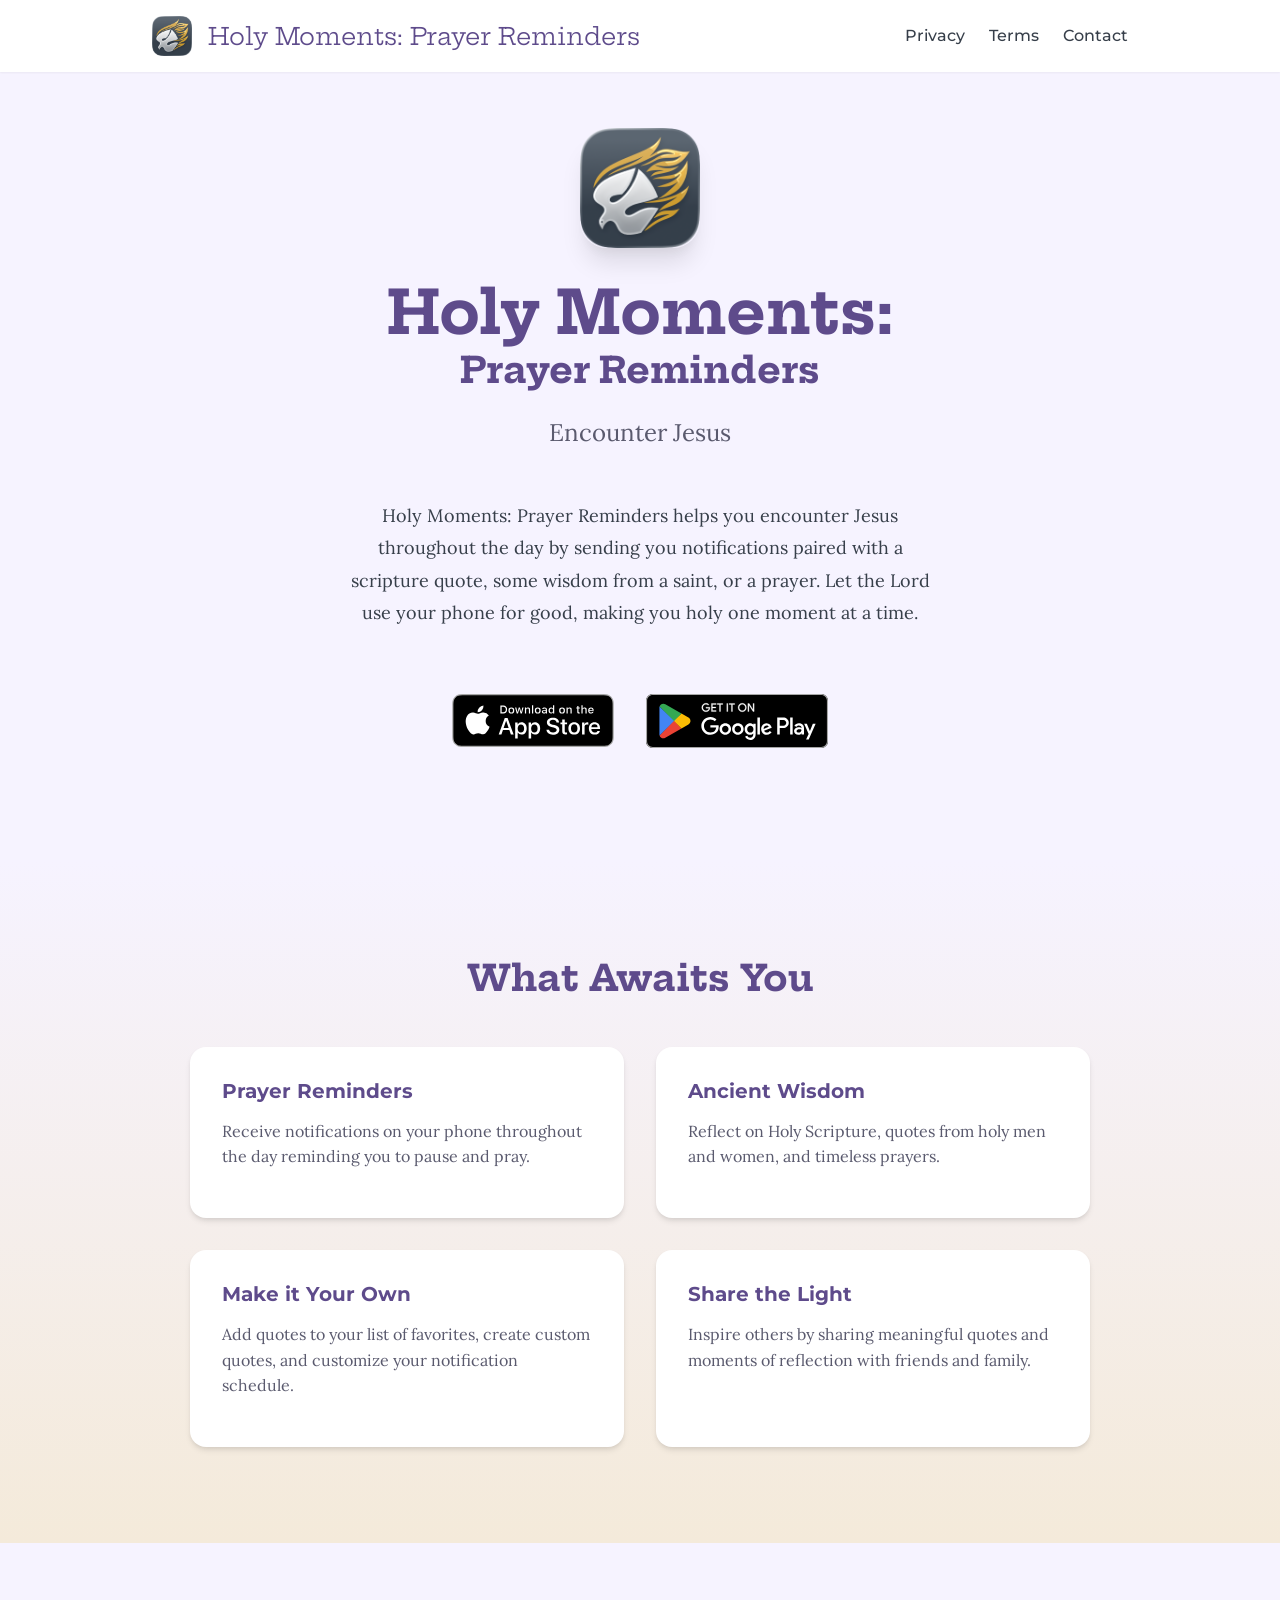
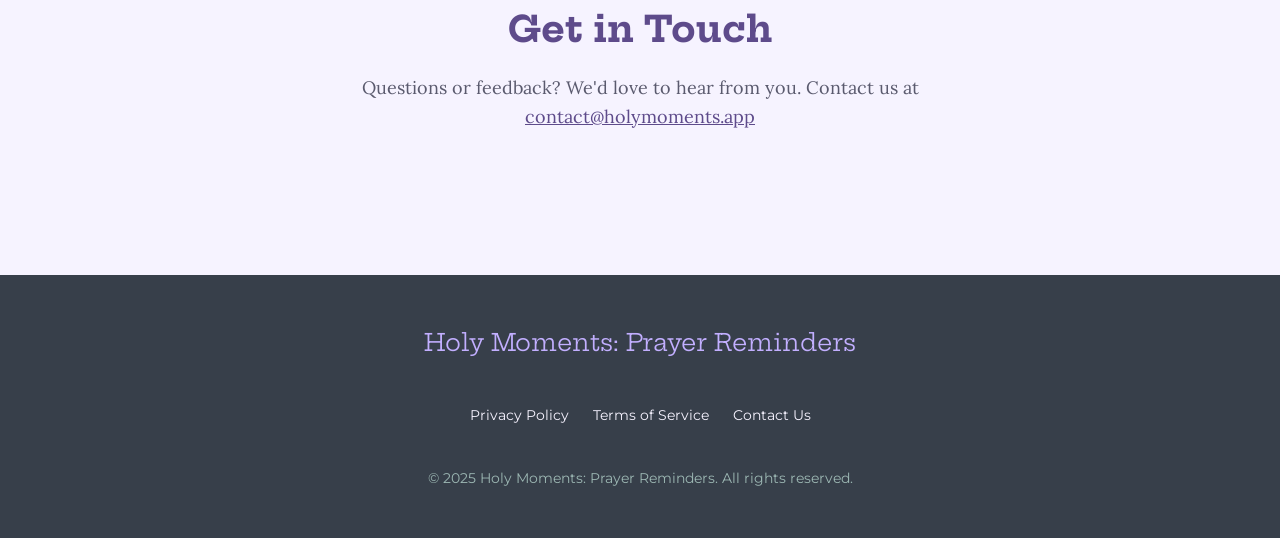
<file: index.html>
<!DOCTYPE html>
<html lang="en">
  <head>
    <meta charset="UTF-8" />
    <meta name="viewport" content="width=device-width, initial-scale=1.0" />
    <meta http-equiv="X-UA-Compatible" content="IE=edge" />

    <!-- Primary Meta Tags -->
    <title>Holy Moments: Prayer Reminders</title>
    <meta name="title" content="Holy Moments: Prayer Reminders" />
    <meta
      name="description"
      content="Holy Moments: Prayer Reminders helps you encounter Jesus throughout the day by sending you notifications paired with a scripture quote, some wisdom from a saint, or a prayer. Let the Lord use your phone for good, making you holy one moment at a time."
    />
    <meta
      name="keywords"
      content="prayer, meditation, spiritual, holy moments, daily inspiration, ancient wisdom, mindfulness"
    />
    <meta name="author" content="Holy Moments: Prayer Reminders" />

    <!-- Open Graph / Facebook -->
    <meta property="og:type" content="website" />
    <meta property="og:url" content="https://holymoments.app/" />
    <meta property="og:title" content="Holy Moments: Prayer Reminders" />
    <meta
      property="og:description"
      content="Holy Moments: Prayer Reminders helps you encounter Jesus throughout the day by sending you notifications paired with a scripture quote, some wisdom from a saint, or a prayer. Let the Lord use your phone for good, making you holy one moment at a time."
    />
    <meta
      property="og:image"
      content="https://holymoments.app/Holy_Moments_OG_Image.png"
    />
    <meta property="og:image:width" content="1200" />
    <meta property="og:image:height" content="630" />
    <meta property="og:site_name" content="Holy Moments: Prayer Reminders" />

    <!-- Twitter Card -->
    <meta name="twitter:card" content="summary_large_image" />
    <meta name="twitter:url" content="https://holymoments.app/" />
    <meta name="twitter:title" content="Holy Moments: Prayer Reminders" />
    <meta
      name="twitter:description"
      content="Holy Moments: Prayer Reminders helps you encounter Jesus throughout the day by sending you notifications paired with a scripture quote, some wisdom from a saint, or a prayer. Let the Lord use your phone for good, making you holy one moment at a time."
    />
    <meta
      name="twitter:image"
      content="https://holymoments.app/Holy_Moments_OG_Image.png"
    />

    <!-- Favicon -->
    <link
      rel="icon"
      type="image/png"
      href="/HolyMomentsLive-iOS-Default-256x256@1x.png"
    />

    <!-- Canonical URL -->
    <link rel="canonical" href="https://holymoments.app/" />

    <!-- Stylesheet -->
    <link rel="stylesheet" href="styles.css" />

    <!-- Preconnect to Google Fonts for performance -->
    <link rel="preconnect" href="https://fonts.googleapis.com" />
    <link rel="preconnect" href="https://fonts.gstatic.com" crossorigin />
  </head>
  <body>
    <!-- Header Navigation -->
    <header class="header">
      <nav class="nav container">
        <a href="/" class="nav-brand nav-brand-wrapper">
          <img
            src="HolyMomentsLive-iOS-Default-256x256@1x.png"
            alt="Holy Moments Logo"
            class="nav-brand-logo"
          />
          Holy Moments: Prayer Reminders
        </a>

        <!-- Hamburger Menu Button (Mobile Only) -->
        <button class="hamburger" id="hamburger" aria-label="Toggle menu">
          <span></span>
          <span></span>
          <span></span>
        </button>

        <!-- Navigation Links -->
        <ul class="nav-links" id="navLinks">
          <li><a href="/privacy-policy.html">Privacy</a></li>
          <li><a href="/terms-of-service.html">Terms</a></li>
          <li><a href="mailto:contact@holymoments.app">Contact</a></li>
        </ul>
      </nav>
    </header>

    <!-- Main Content -->
    <main>
      <!-- Hero Section -->
      <section class="section">
        <div class="container text-center">
          <img
            src="HolyMomentsLive-iOS-Default-256x256@1x.png"
            alt="Holy Moments App Icon"
            class="fade-in hero-icon"
          />

          <h1 class="fade-in hero-title-primary">Holy Moments:</h1>
          <h2 class="fade-in hero-title-secondary">Prayer Reminders</h2>

          <p class="fade-in hero-subtitle">Encounter Jesus</p>

          <div class="fade-in hero-description-wrapper">
            <p class="hero-description">
              Holy Moments: Prayer Reminders helps you encounter Jesus
              throughout the day by sending you notifications paired with a
              scripture quote, some wisdom from a saint, or a prayer. Let the
              Lord use your phone for good, making you holy one moment at a
              time.
            </p>
          </div>

          <!-- App Store Buttons -->
          <div class="fade-in app-store-buttons-wrapper">
            <!-- App Store Button -->
            <div class="app-store-button-container">
              <a
                href="https://apps.apple.com/us/app/holy-moments-prayer-reminders/id6754576481"
                target="_blank"
                rel="noopener noreferrer"
                class="app-store-button"
              >
                <img
                  src="Download_on_the_App_Store_Badge_US-UK_RGB_blk_092917.svg"
                  alt="Download on the App Store"
                />
              </a>
            </div>

            <!-- Google Play Button -->
            <div class="app-store-button-container">
              <a
                href="https://play.google.com/store/apps/details?id=app.holymoments.holymoments"
                target="_blank"
                rel="noopener noreferrer"
                class="app-store-button"
              >
                <img
                  src="GetItOnGooglePlay_Badge_Web_color_English.svg"
                  alt="Get it on Google Play"
                />
              </a>
            </div>
          </div>
        </div>
      </section>

      <!-- Features Section -->
      <section class="section features-section">
        <div class="container">
          <h2 class="text-center mb-xl section-heading">What Awaits You</h2>

          <div class="features-grid">
            <!-- Feature 1 -->
            <div class="card">
              <h3 class="feature-card-header">Prayer Reminders</h3>
              <p class="feature-card-text">
                Receive notifications on your phone throughout the day reminding
                you to pause and pray.
              </p>
            </div>

            <!-- Feature 2 -->
            <div class="card">
              <h3 class="feature-card-header">Ancient Wisdom</h3>
              <p class="feature-card-text">
                Reflect on Holy Scripture, quotes from holy men and women, and
                timeless prayers.
              </p>
            </div>

            <!-- Feature 3 -->
            <div class="card">
              <h3 class="feature-card-header">Make it Your Own</h3>
              <p class="feature-card-text">
                Add quotes to your list of favorites, create custom quotes, and
                customize your notification schedule.
              </p>
            </div>

            <!-- Feature 4 -->
            <div class="card">
              <h3 class="feature-card-header">Share the Light</h3>
              <p class="feature-card-text">
                Inspire others by sharing meaningful quotes and moments of
                reflection with friends and family.
              </p>
            </div>
          </div>
        </div>
      </section>

      <!-- Call to Action Section -->
      <section class="section text-center">
        <div class="container cta-container">
          <h2 class="mb-md section-heading">Get in Touch</h2>
          <p class="cta-text">
            Questions or feedback? We'd love to hear from you. Contact us at
            <a href="mailto:contact@holymoments.app" class="cta-link"
              >contact@holymoments.app</a
            >
          </p>
        </div>
      </section>
    </main>

    <!-- Footer -->
    <footer class="footer">
      <div class="container">
        <div class="footer-content">
          <p class="footer-brand">Holy Moments: Prayer Reminders</p>

          <ul class="footer-links">
            <li><a href="/privacy-policy.html">Privacy Policy</a></li>
            <li><a href="/terms-of-service.html">Terms of Service</a></li>
            <li><a href="mailto:contact@holymoments.app">Contact Us</a></li>
          </ul>

          <p class="footer-copyright">
            &copy; 2025 Holy Moments: Prayer Reminders. All rights reserved.
          </p>
        </div>
      </div>
    </footer>

    <!-- Minimal JavaScript for smooth animations on scroll -->
    <script>
      // Intersection Observer for fade-in animations on scroll
      const observerOptions = {
        threshold: 0.1,
        rootMargin: "0px 0px -50px 0px",
      };

      const observer = new IntersectionObserver((entries) => {
        entries.forEach((entry) => {
          if (entry.isIntersecting) {
            entry.target.style.opacity = "1";
            entry.target.style.transform = "translateY(0)";
          }
        });
      }, observerOptions);

      // Observe all fade-in elements
      document.querySelectorAll(".fade-in").forEach((el) => {
        el.style.opacity = "0";
        el.style.transform = "translateY(20px)";
        el.style.transition = "opacity 0.6s ease-out, transform 0.6s ease-out";
        observer.observe(el);
      });

      // Prevent disabled app store buttons from navigating
      document
        .querySelectorAll(".app-store-button-disabled")
        .forEach((button) => {
          button.addEventListener("click", (e) => {
            e.preventDefault();
            return false;
          });
        });

      // Hamburger menu toggle
      const hamburger = document.getElementById("hamburger");
      const navLinks = document.getElementById("navLinks");

      if (hamburger && navLinks) {
        hamburger.addEventListener("click", () => {
          hamburger.classList.toggle("active");
          navLinks.classList.toggle("active");
        });

        // Close menu when clicking on a link
        navLinks.querySelectorAll("a").forEach((link) => {
          link.addEventListener("click", () => {
            hamburger.classList.remove("active");
            navLinks.classList.remove("active");
          });
        });

        // Close menu when clicking outside
        document.addEventListener("click", (e) => {
          if (!hamburger.contains(e.target) && !navLinks.contains(e.target)) {
            hamburger.classList.remove("active");
            navLinks.classList.remove("active");
          }
        });
      }
    </script>
  </body>
</html>
</file>
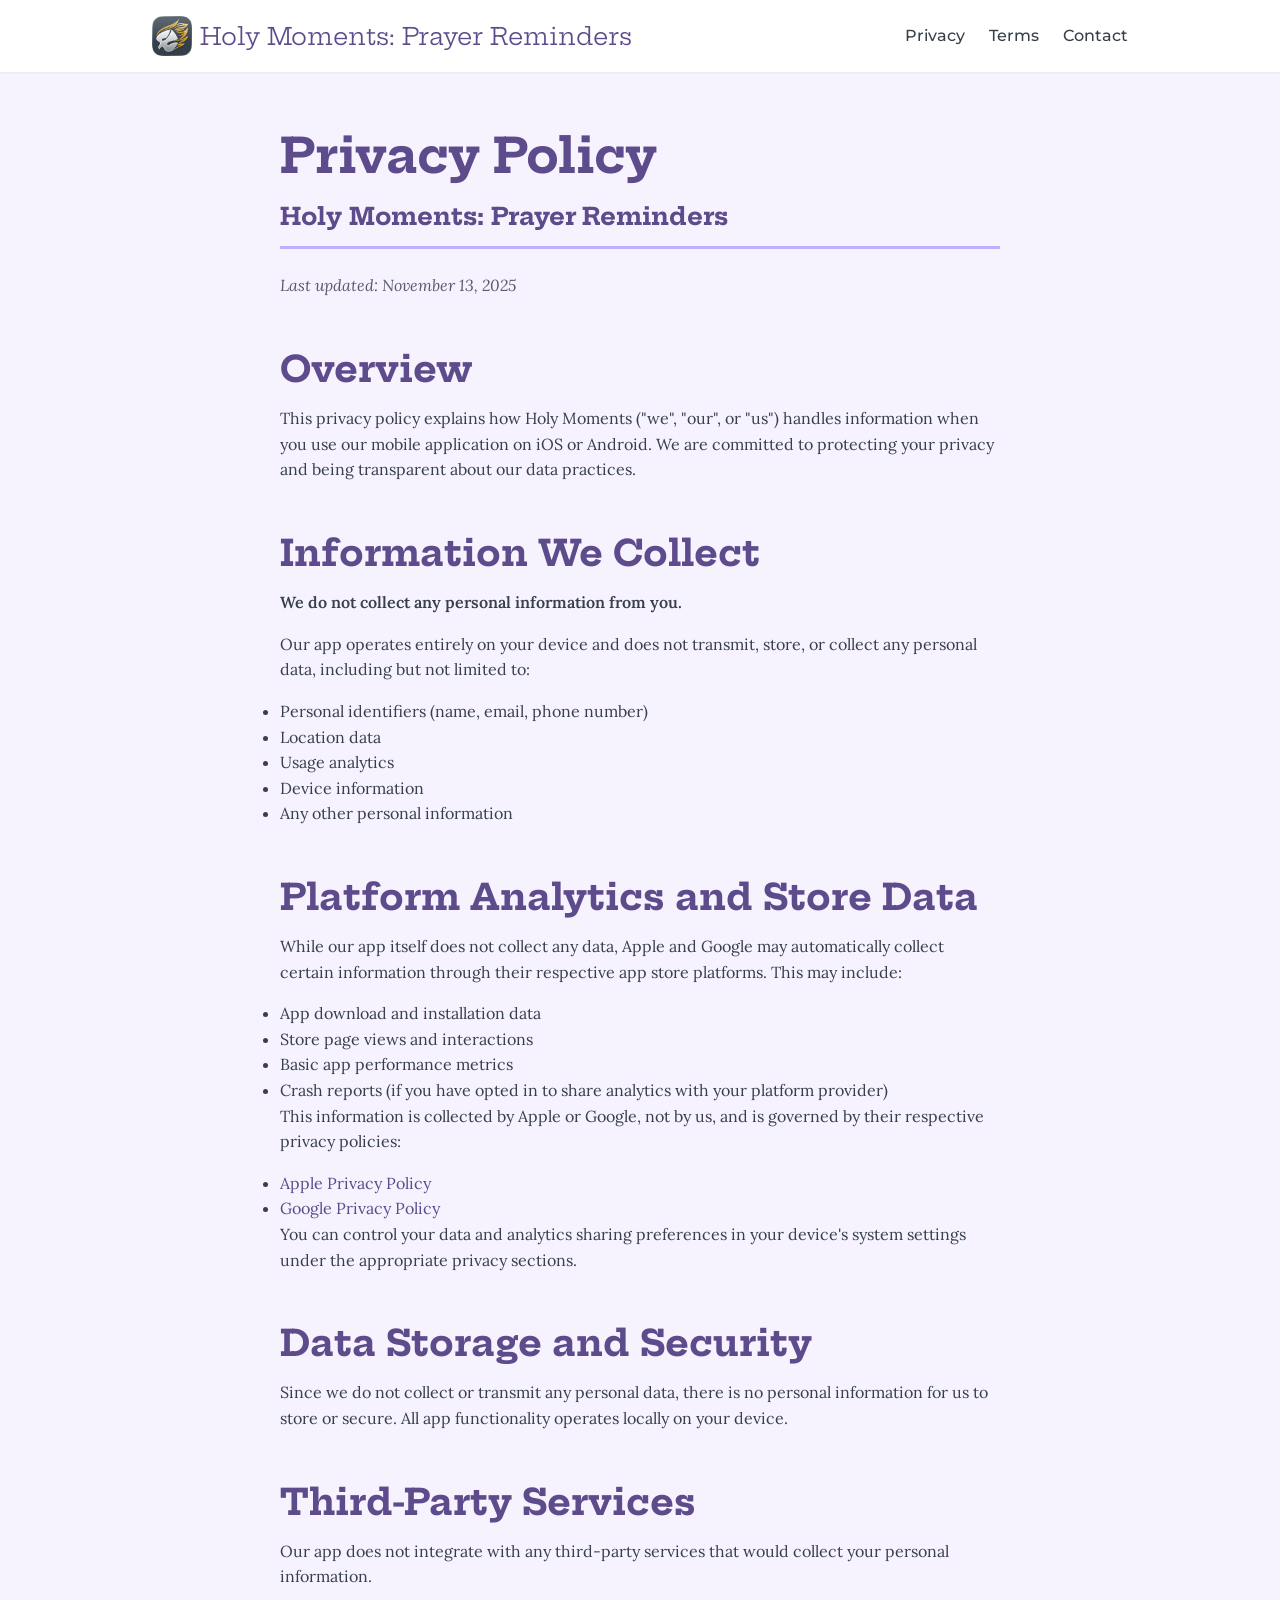
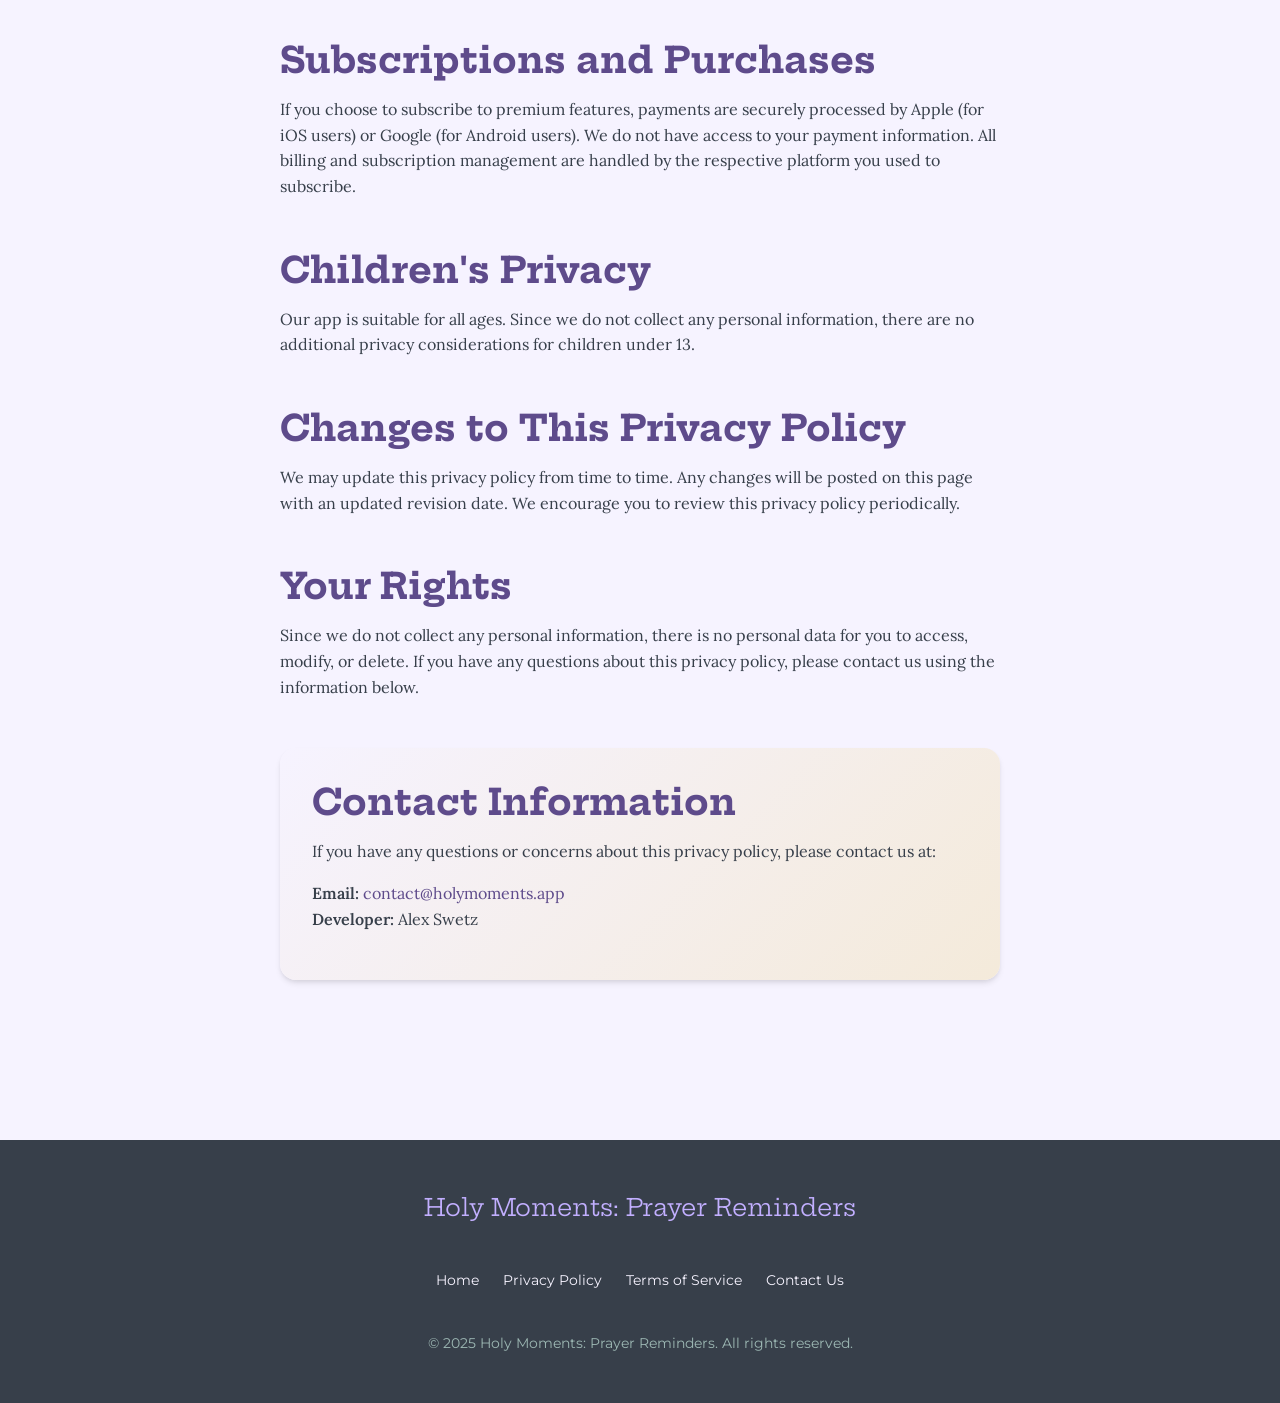
<file: privacy-policy.html>
<!DOCTYPE html>
<html lang="en">
<head>
    <meta charset="UTF-8">
    <meta name="viewport" content="width=device-width, initial-scale=1.0">
    <meta http-equiv="X-UA-Compatible" content="IE=edge">

    <!-- Primary Meta Tags -->
    <title>Privacy Policy - Holy Moments: Prayer Reminders</title>
    <meta name="description" content="Privacy Policy for Holy Moments: Prayer Reminders app. We do not collect any personal information from users.">
    <meta name="robots" content="index, follow">

    <!-- Stylesheet -->
    <link rel="stylesheet" href="styles.css">

    <!-- Preconnect to Google Fonts for performance -->
    <link rel="preconnect" href="https://fonts.googleapis.com">
    <link rel="preconnect" href="https://fonts.gstatic.com" crossorigin>
</head>
<body>
    <!-- Header Navigation -->
    <header class="header">
        <nav class="nav container">
            <a href="/" class="nav-brand" style="display: flex; align-items: center; gap: 0.5rem;">
                <img src="HolyMomentsLive-iOS-Default-256x256@1x.png" alt="Holy Moments Logo" style="height: 40px; width: 40px; border-radius: 8px;">
                Holy Moments: Prayer Reminders
            </a>

            <!-- Hamburger Menu Button (Mobile Only) -->
            <button class="hamburger" id="hamburger" aria-label="Toggle menu">
                <span></span>
                <span></span>
                <span></span>
            </button>

            <!-- Navigation Links -->
            <ul class="nav-links" id="navLinks">
                <li><a href="/privacy-policy.html">Privacy</a></li>
                <li><a href="/terms-of-service.html">Terms</a></li>
                <li><a href="mailto:contact@holymoments.app">Contact</a></li>
            </ul>
        </nav>
    </header>

    <!-- Main Content -->
    <main class="section">
        <article class="container container-md">
            <h1 style="color: var(--color-royal-violet); margin-bottom: var(--spacing-sm);">Privacy Policy</h1>
            <h2 style="color: var(--color-accent); font-size: var(--text-2xl); margin-bottom: var(--spacing-md); padding-bottom: var(--spacing-sm); border-bottom: 3px solid var(--color-lavender-mist);">Holy Moments: Prayer Reminders</h2>
            <p class="last-updated" style="font-style: italic; color: var(--color-text-secondary); margin-bottom: var(--spacing-xl);">Last updated: November 13, 2025</p>

            <h2 style="color: var(--color-accent); margin-top: var(--spacing-xl);">Overview</h2>
            <p>This privacy policy explains how Holy Moments ("we", "our", or "us") handles information when you use our mobile application on iOS or Android. We are committed to protecting your privacy and being transparent about our data practices.</p>

            <h2 style="color: var(--color-accent); margin-top: var(--spacing-xl);">Information We Collect</h2>
            <p><strong>We do not collect any personal information from you.</strong></p>

            <p>Our app operates entirely on your device and does not transmit, store, or collect any personal data, including but not limited to:</p>
            <ul>
                <li>Personal identifiers (name, email, phone number)</li>
                <li>Location data</li>
                <li>Usage analytics</li>
                <li>Device information</li>
                <li>Any other personal information</li>
            </ul>

            <h2 style="color: var(--color-accent); margin-top: var(--spacing-xl);">Platform Analytics and Store Data</h2>
            <p>
                While our app itself does not collect any data, Apple and Google may automatically collect certain information through their respective app store platforms. This may include:
            </p>
            <ul>
                <li>App download and installation data</li>
                <li>Store page views and interactions</li>
                <li>Basic app performance metrics</li>
                <li>Crash reports (if you have opted in to share analytics with your platform provider)</li>
            </ul>

            <p>
                This information is collected by Apple or Google, not by us, and is governed by their respective privacy policies:
            </p>
            <ul>
                <li><a href="https://www.apple.com/privacy/" target="_blank">Apple Privacy Policy</a></li>
                <li><a href="https://policies.google.com/privacy" target="_blank">Google Privacy Policy</a></li>
            </ul>

            <p>You can control your data and analytics sharing preferences in your device's system settings under the appropriate privacy sections.</p>

            <h2 style="color: var(--color-accent); margin-top: var(--spacing-xl);">Data Storage and Security</h2>
            <p>Since we do not collect or transmit any personal data, there is no personal information for us to store or secure. All app functionality operates locally on your device.</p>

            <h2 style="color: var(--color-accent); margin-top: var(--spacing-xl);">Third-Party Services</h2>
            <p>Our app does not integrate with any third-party services that would collect your personal information.</p>

            <h2 style="color: var(--color-accent); margin-top: var(--spacing-xl);">Subscriptions and Purchases</h2>
            <p>If you choose to subscribe to premium features, payments are securely processed by Apple (for iOS users) or Google (for Android users). We do not have access to your payment information. All billing and subscription management are handled by the respective platform you used to subscribe.</p>

            <h2 style="color: var(--color-accent); margin-top: var(--spacing-xl);">Children's Privacy</h2>
            <p>Our app is suitable for all ages. Since we do not collect any personal information, there are no additional privacy considerations for children under 13.</p>

            <h2 style="color: var(--color-accent); margin-top: var(--spacing-xl);">Changes to This Privacy Policy</h2>
            <p>We may update this privacy policy from time to time. Any changes will be posted on this page with an updated revision date. We encourage you to review this privacy policy periodically.</p>

            <h2 style="color: var(--color-accent); margin-top: var(--spacing-xl);">Your Rights</h2>
            <p>Since we do not collect any personal information, there is no personal data for you to access, modify, or delete. If you have any questions about this privacy policy, please contact us using the information below.</p>

            <div class="card" style="background: linear-gradient(135deg, var(--color-pale-lavender), var(--color-cream)); margin-top: var(--spacing-xl); margin-bottom: var(--spacing-xl);">
                <h2 style="color: var(--color-accent); margin-top: 0;">Contact Information</h2>
                <p>If you have any questions or concerns about this privacy policy, please contact us at:</p>
                <p>
                    <strong>Email:</strong> <a href="mailto:contact@holymoments.app" style="color: var(--color-royal-violet);">contact@holymoments.app</a><br>
                    <strong>Developer:</strong> Alex Swetz
                </p>
            </div>
        </article>
    </main>

    <!-- Footer -->
    <footer class="footer">
        <div class="container">
            <div class="footer-content">
                <p style="font-family: var(--font-primary); font-size: var(--text-2xl); color: var(--color-lavender-mist); margin-bottom: var(--spacing-sm);">
                    Holy Moments: Prayer Reminders
                </p>

                <ul class="footer-links">
                    <li><a href="/">Home</a></li>
                    <li><a href="/privacy-policy.html">Privacy Policy</a></li>
                    <li><a href="/terms-of-service.html">Terms of Service</a></li>
                    <li><a href="mailto:contact@holymoments.app">Contact Us</a></li>
                </ul>

                <p class="footer-copyright">
                    &copy; 2025 Holy Moments: Prayer Reminders. All rights reserved.
                </p>
            </div>
        </div>
    </footer>

    <!-- JavaScript for mobile menu -->
    <script>
        // Hamburger menu toggle
        const hamburger = document.getElementById('hamburger');
        const navLinks = document.getElementById('navLinks');

        if (hamburger && navLinks) {
            hamburger.addEventListener('click', () => {
                hamburger.classList.toggle('active');
                navLinks.classList.toggle('active');
            });

            // Close menu when clicking on a link
            navLinks.querySelectorAll('a').forEach(link => {
                link.addEventListener('click', () => {
                    hamburger.classList.remove('active');
                    navLinks.classList.remove('active');
                });
            });

            // Close menu when clicking outside
            document.addEventListener('click', (e) => {
                if (!hamburger.contains(e.target) && !navLinks.contains(e.target)) {
                    hamburger.classList.remove('active');
                    navLinks.classList.remove('active');
                }
            });
        }
    </script>
</body>
</html>
</file>
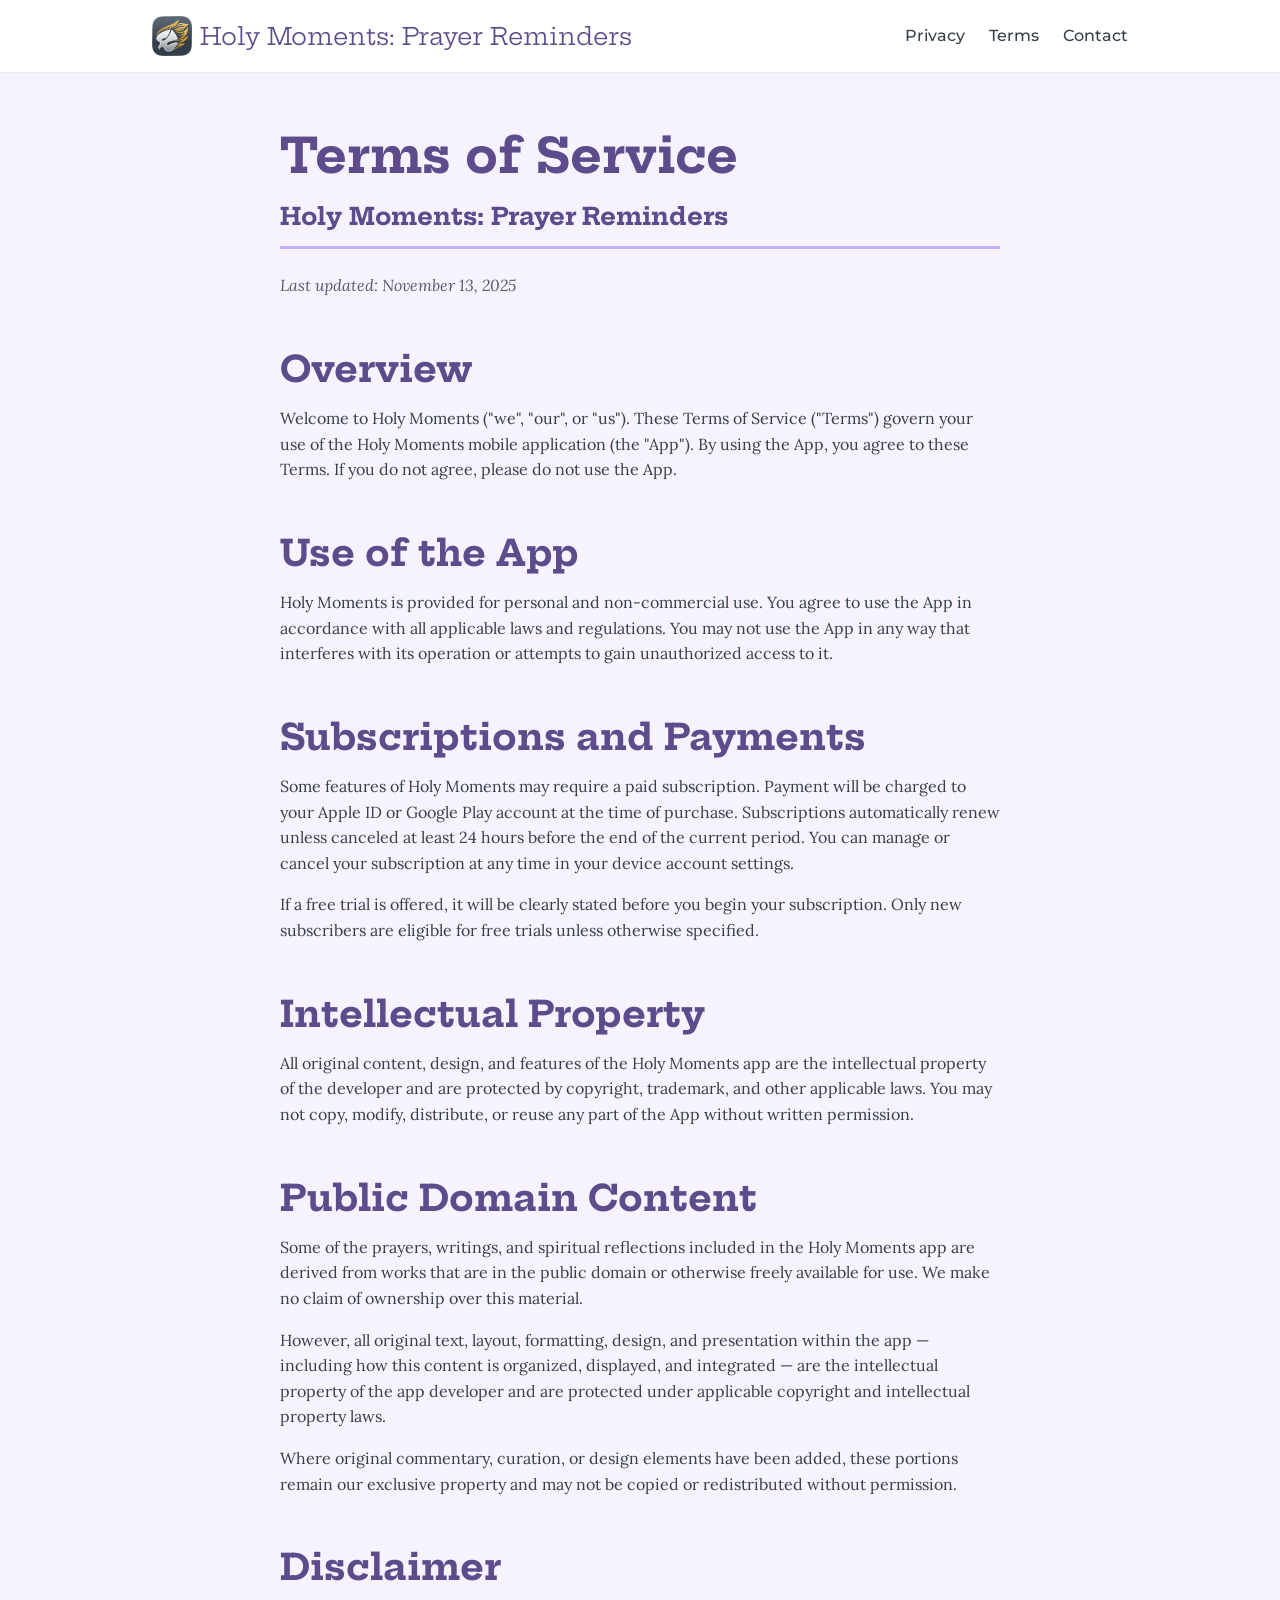
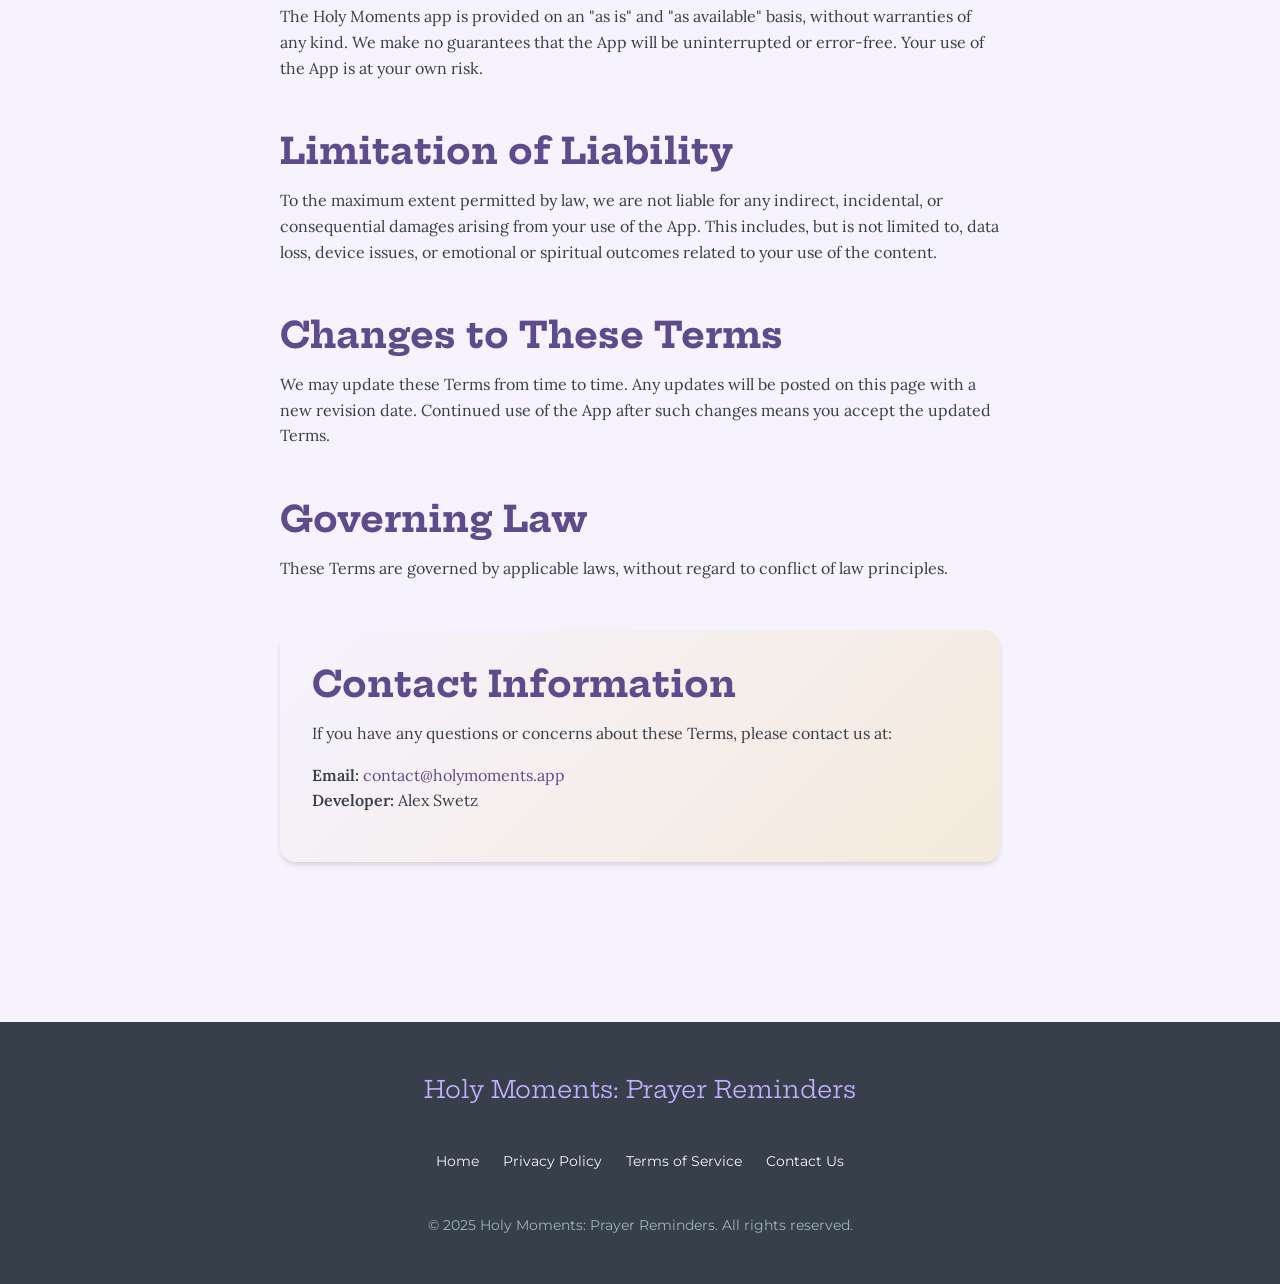
<file: terms-of-service.html>
<!DOCTYPE html>
<html lang="en">
<head>
    <meta charset="UTF-8">
    <meta name="viewport" content="width=device-width, initial-scale=1.0">
    <meta http-equiv="X-UA-Compatible" content="IE=edge">

    <!-- Primary Meta Tags -->
    <title>Terms of Service - Holy Moments: Prayer Reminders</title>
    <meta name="description" content="Terms of Service for Holy Moments: Prayer Reminders app. Please read these terms carefully before using the app.">
    <meta name="robots" content="index, follow">

    <!-- Stylesheet -->
    <link rel="stylesheet" href="styles.css">

    <!-- Preconnect to Google Fonts for performance -->
    <link rel="preconnect" href="https://fonts.googleapis.com">
    <link rel="preconnect" href="https://fonts.gstatic.com" crossorigin>
</head>
<body>
    <!-- Header Navigation -->
    <header class="header">
        <nav class="nav container">
            <a href="/" class="nav-brand" style="display: flex; align-items: center; gap: 0.5rem;">
                <img src="HolyMomentsLive-iOS-Default-256x256@1x.png" alt="Holy Moments Logo" style="height: 40px; width: 40px; border-radius: 8px;">
                Holy Moments: Prayer Reminders
            </a>

            <!-- Hamburger Menu Button (Mobile Only) -->
            <button class="hamburger" id="hamburger" aria-label="Toggle menu">
                <span></span>
                <span></span>
                <span></span>
            </button>

            <!-- Navigation Links -->
            <ul class="nav-links" id="navLinks">
                <li><a href="/privacy-policy.html">Privacy</a></li>
                <li><a href="/terms-of-service.html">Terms</a></li>
                <li><a href="mailto:contact@holymoments.app">Contact</a></li>
            </ul>
        </nav>
    </header>

    <!-- Main Content -->
    <main class="section">
        <article class="container container-md">
            <h1 style="color: var(--color-royal-violet); margin-bottom: var(--spacing-sm);">Terms of Service</h1>
            <h2 style="color: var(--color-accent); font-size: var(--text-2xl); margin-bottom: var(--spacing-md); padding-bottom: var(--spacing-sm); border-bottom: 3px solid var(--color-lavender-mist);">Holy Moments: Prayer Reminders</h2>
            <p class="last-updated" style="font-style: italic; color: var(--color-text-secondary); margin-bottom: var(--spacing-xl);">Last updated: November 13, 2025</p>

            <h2 style="color: var(--color-accent); margin-top: var(--spacing-xl);">Overview</h2>
            <p>
                Welcome to Holy Moments ("we", "our", or "us"). These Terms of Service ("Terms") govern your use of the Holy Moments mobile application (the "App"). By using the App, you agree to these Terms. If you do not agree, please do not use the App.
            </p>

            <h2 style="color: var(--color-accent); margin-top: var(--spacing-xl);">Use of the App</h2>
            <p>
                Holy Moments is provided for personal and non-commercial use. You agree to use the App in accordance with all applicable laws and regulations. You may not use the App in any way that interferes with its operation or attempts to gain unauthorized access to it.
            </p>

            <h2 style="color: var(--color-accent); margin-top: var(--spacing-xl);">Subscriptions and Payments</h2>
            <p>
                Some features of Holy Moments may require a paid subscription. Payment will be charged to your Apple ID or Google Play account at the time of purchase. Subscriptions automatically renew unless canceled at least 24 hours before the end of the current period. You can manage or cancel your subscription at any time in your device account settings.
            </p>
            <p>
                If a free trial is offered, it will be clearly stated before you begin your subscription. Only new subscribers are eligible for free trials unless otherwise specified.
            </p>

            <h2 style="color: var(--color-accent); margin-top: var(--spacing-xl);">Intellectual Property</h2>
            <p>
                All original content, design, and features of the Holy Moments app are the intellectual property of the developer and are protected by copyright, trademark, and other applicable laws. You may not copy, modify, distribute, or reuse any part of the App without written permission.
            </p>

            <h2 style="color: var(--color-accent); margin-top: var(--spacing-xl);">Public Domain Content</h2>
            <p>
                Some of the prayers, writings, and spiritual reflections included in the Holy Moments app are derived from works that are in the public domain or otherwise freely available for use. We make no claim of ownership over this material.
            </p>
            <p>
                However, all original text, layout, formatting, design, and presentation within the app — including how this content is organized, displayed, and integrated — are the intellectual property of the app developer and are protected under applicable copyright and intellectual property laws.
            </p>
            <p>
                Where original commentary, curation, or design elements have been added, these portions remain our exclusive property and may not be copied or redistributed without permission.
            </p>

            <h2 style="color: var(--color-accent); margin-top: var(--spacing-xl);">Disclaimer</h2>
            <p>
                The Holy Moments app is provided on an "as is" and "as available" basis, without warranties of any kind. We make no guarantees that the App will be uninterrupted or error-free. Your use of the App is at your own risk.
            </p>

            <h2 style="color: var(--color-accent); margin-top: var(--spacing-xl);">Limitation of Liability</h2>
            <p>
                To the maximum extent permitted by law, we are not liable for any indirect, incidental, or consequential damages arising from your use of the App. This includes, but is not limited to, data loss, device issues, or emotional or spiritual outcomes related to your use of the content.
            </p>

            <h2 style="color: var(--color-accent); margin-top: var(--spacing-xl);">Changes to These Terms</h2>
            <p>
                We may update these Terms from time to time. Any updates will be posted on this page with a new revision date. Continued use of the App after such changes means you accept the updated Terms.
            </p>

            <h2 style="color: var(--color-accent); margin-top: var(--spacing-xl);">Governing Law</h2>
            <p>
                These Terms are governed by applicable laws, without regard to conflict of law principles.
            </p>

            <div class="card" style="background: linear-gradient(135deg, var(--color-pale-lavender), var(--color-cream)); margin-top: var(--spacing-xl); margin-bottom: var(--spacing-xl);">
                <h2 style="color: var(--color-accent); margin-top: 0;">Contact Information</h2>
                <p>If you have any questions or concerns about these Terms, please contact us at:</p>
                <p>
                    <strong>Email:</strong> <a href="mailto:contact@holymoments.app" style="color: var(--color-royal-violet);">contact@holymoments.app</a><br>
                    <strong>Developer:</strong> Alex Swetz
                </p>
            </div>
        </article>
    </main>

    <!-- Footer -->
    <footer class="footer">
        <div class="container">
            <div class="footer-content">
                <p style="font-family: var(--font-primary); font-size: var(--text-2xl); color: var(--color-lavender-mist); margin-bottom: var(--spacing-sm);">
                    Holy Moments: Prayer Reminders
                </p>

                <ul class="footer-links">
                    <li><a href="/">Home</a></li>
                    <li><a href="/privacy-policy.html">Privacy Policy</a></li>
                    <li><a href="/terms-of-service.html">Terms of Service</a></li>
                    <li><a href="mailto:contact@holymoments.app">Contact Us</a></li>
                </ul>

                <p class="footer-copyright">
                    &copy; 2025 Holy Moments: Prayer Reminders. All rights reserved.
                </p>
            </div>
        </div>
    </footer>

    <!-- JavaScript for mobile menu -->
    <script>
        // Hamburger menu toggle
        const hamburger = document.getElementById('hamburger');
        const navLinks = document.getElementById('navLinks');

        if (hamburger && navLinks) {
            hamburger.addEventListener('click', () => {
                hamburger.classList.toggle('active');
                navLinks.classList.toggle('active');
            });

            // Close menu when clicking on a link
            navLinks.querySelectorAll('a').forEach(link => {
                link.addEventListener('click', () => {
                    hamburger.classList.remove('active');
                    navLinks.classList.remove('active');
                });
            });

            // Close menu when clicking outside
            document.addEventListener('click', (e) => {
                if (!hamburger.contains(e.target) && !navLinks.contains(e.target)) {
                    hamburger.classList.remove('active');
                    navLinks.classList.remove('active');
                }
            });
        }
    </script>
</body>
</html>
</file>
<file: styles.css>
/* Holy Moments: Prayer Reminders Brand Stylesheet */
/* Last updated: November 13, 2025 */

/* ========================================
   GOOGLE FONTS IMPORT
   ======================================== */
@import url("https://fonts.googleapis.com/css2?family=Hepta+Slab:wght@300;400;500;600;700&family=Lora:ital,wght@0,400;0,500;0,600;0,700;1,400;1,500&family=Montserrat:wght@400;500;600;700&display=swap");

/* ========================================
   CSS CUSTOM PROPERTIES (VARIABLES)
   ======================================== */
:root {
  /* Primary Brand Colors */
  --color-golden-amber: #e6b64e;
  --color-slate-shadow: #373f4a;
  --color-royal-violet: #5e4b8b;
  --color-lavender-mist: #c2afff;
  --color-pale-lavender: #f6f3ff;
  --color-cream: #f4eada;

  /* Supporting Colors */
  --color-teal-gray: #9cb7b3;
  --color-toast-green: #30d158;
  --color-toast-blue: #0a84ff;
  --color-toast-red: #ff453a;

  /* Neutral Colors */
  --color-pure-white: #ffffff;
  --color-very-light-purple: #faf9ff;
  --color-very-light-gray: #fafaff;
  --color-very-dark-gray: #1c2025;
  --color-very-dark-gray-alt: #181818;
  --color-deep-black: #000000;

  /* Dynamic Theme Colors (Light Mode Default) */
  --color-background: var(--color-pale-lavender);
  --color-text-primary: var(--color-slate-shadow);
  --color-text-secondary: #5a5a6e;
  --color-button-primary: var(--color-golden-amber);
  --color-button-hover: #d4a43d;
  --color-accent: var(--color-royal-violet);
  --color-accent-light: var(--color-lavender-mist);

  /* Typography */
  --font-primary: "Hepta Slab", serif;
  --font-body: "Lora", serif;
  --font-ui: "Montserrat", sans-serif;

  /* Font Sizes (Responsive Scale) */
  --text-xs: 0.75rem; /* 12px */
  --text-sm: 0.875rem; /* 14px */
  --text-base: 1rem; /* 16px */
  --text-lg: 1.125rem; /* 18px */
  --text-xl: 1.25rem; /* 20px */
  --text-2xl: 1.5rem; /* 24px */
  --text-3xl: 1.875rem; /* 30px */
  --text-4xl: 2.25rem; /* 36px */
  --text-5xl: 3rem; /* 48px */
  --text-6xl: 3.75rem; /* 60px */

  /* Spacing */
  --spacing-xs: 0.5rem; /* 8px */
  --spacing-sm: 1rem; /* 16px */
  --spacing-md: 1.5rem; /* 24px */
  --spacing-lg: 2rem; /* 32px */
  --spacing-xl: 3rem; /* 48px */
  --spacing-2xl: 4rem; /* 64px */
  --spacing-3xl: 6rem; /* 96px */

  /* Border Radius */
  --radius-sm: 0.25rem; /* 4px */
  --radius-md: 0.5rem; /* 8px */
  --radius-lg: 1rem; /* 16px */
  --radius-xl: 1.5rem; /* 24px */
  --radius-full: 9999px;

  /* Shadows */
  --shadow-sm: 0 1px 2px 0 rgba(0, 0, 0, 0.05);
  --shadow-md: 0 4px 6px -1px rgba(0, 0, 0, 0.1),
    0 2px 4px -1px rgba(0, 0, 0, 0.06);
  --shadow-lg: 0 10px 15px -3px rgba(0, 0, 0, 0.1),
    0 4px 6px -2px rgba(0, 0, 0, 0.05);
  --shadow-xl: 0 20px 25px -5px rgba(0, 0, 0, 0.1),
    0 10px 10px -5px rgba(0, 0, 0, 0.04);

  /* Transitions */
  --transition-fast: 150ms ease-in-out;
  --transition-base: 250ms ease-in-out;
  --transition-slow: 350ms ease-in-out;

  /* Container Widths */
  --container-sm: 640px;
  --container-md: 768px;
  --container-lg: 1024px;
  --container-xl: 1280px;
}

/* Dark Mode Variables */
@media (prefers-color-scheme: dark) {
  :root {
    --color-background: #2a313a;
    --color-text-primary: var(--color-pale-lavender);
    --color-text-secondary: #c5c5d8;
    --color-button-primary: var(--color-lavender-mist);
    --color-button-hover: #b09fff;
    --color-accent: var(--color-lavender-mist);
    --color-accent-light: #d4c8ff;
  }
}

/* ========================================
   BASE STYLES
   ======================================== */
* {
  margin: 0;
  padding: 0;
  box-sizing: border-box;
}

html {
  font-size: 16px;
  scroll-behavior: smooth;
  -webkit-font-smoothing: antialiased;
  -moz-osx-font-smoothing: grayscale;
}

body {
  font-family: var(--font-body);
  font-size: var(--text-base);
  line-height: 1.6;
  color: var(--color-text-primary);
  background-color: var(--color-background);
  min-height: 100vh;
  padding-top: 64px; /* Account for fixed header height */
}

/* ========================================
   TYPOGRAPHY
   ======================================== */
h1,
h2,
h3,
h4,
h5,
h6 {
  font-family: var(--font-primary);
  line-height: 1.2;
  margin-bottom: var(--spacing-sm);
  color: var(--color-text-primary);
}

h1 {
  font-size: var(--text-5xl);
  margin-bottom: var(--spacing-md);
}

h2 {
  font-size: var(--text-4xl);
}

h3 {
  font-size: var(--text-3xl);
}

h4 {
  font-size: var(--text-2xl);
}

h5 {
  font-size: var(--text-xl);
}

h6 {
  font-size: var(--text-lg);
}

p {
  margin-bottom: var(--spacing-sm);
  font-family: var(--font-body);
}

a {
  color: var(--color-accent);
  text-decoration: none;
  transition: color var(--transition-fast);
}

a:hover {
  color: var(--color-accent-light);
}

strong,
b {
  font-weight: 600;
}

/* ========================================
   LAYOUT UTILITIES
   ======================================== */
.container {
  width: 100%;
  max-width: var(--container-lg);
  margin: 0 auto;
  padding: 0 var(--spacing-md);
}

.container-sm {
  max-width: var(--container-sm);
}

.container-md {
  max-width: var(--container-md);
}

.container-xl {
  max-width: var(--container-xl);
}

.section {
  padding: var(--spacing-2xl) 0;
}

.text-center {
  text-align: center;
}

.text-primary {
  color: var(--color-text-primary);
}

.text-secondary {
  color: var(--color-text-secondary);
}

/* ========================================
   BUTTONS
   ======================================== */
.btn {
  display: inline-block;
  font-family: var(--font-ui);
  font-size: var(--text-base);
  font-weight: 600;
  padding: 0.75rem 1.5rem;
  border-radius: var(--radius-md);
  border: none;
  cursor: pointer;
  transition: all var(--transition-base);
  text-align: center;
  text-decoration: none;
  line-height: 1.5;
}

.btn-primary {
  background-color: var(--color-button-primary);
  color: var(--color-slate-shadow);
}

.btn-primary:hover {
  background-color: var(--color-button-hover);
  transform: translateY(-2px);
  box-shadow: var(--shadow-lg);
}

.btn-secondary {
  background-color: var(--color-accent);
  color: var(--color-pure-white);
}

.btn-secondary:hover {
  background-color: var(--color-accent-light);
  color: var(--color-slate-shadow);
  transform: translateY(-2px);
  box-shadow: var(--shadow-lg);
}

.btn-outline {
  background-color: transparent;
  border: 2px solid var(--color-button-primary);
  color: var(--color-button-primary);
}

.btn-outline:hover {
  background-color: var(--color-button-primary);
  color: var(--color-slate-shadow);
}

.btn-disabled,
.btn:disabled {
  opacity: 0.5;
  cursor: not-allowed;
  pointer-events: none;
}

.btn-lg {
  font-size: var(--text-lg);
  padding: 1rem 2rem;
}

.btn-sm {
  font-size: var(--text-sm);
  padding: 0.5rem 1rem;
}


/* ========================================
   NAVIGATION
   ======================================== */
.header {
  width: 100%;
  background-color: var(--color-pure-white);
  box-shadow: var(--shadow-sm);
  padding: var(--spacing-sm) 0;
  position: fixed;
  top: 0;
  left: 0;
  right: 0;
  z-index: 100;
}

@media (prefers-color-scheme: dark) {
  .header {
    background-color: var(--color-very-dark-gray);
  }
}

.nav {
  display: flex;
  justify-content: space-between;
  align-items: center;
}

.nav-brand {
  font-family: var(--font-primary);
  font-size: var(--text-2xl);
  color: var(--color-accent);
  text-decoration: none;
  transition: color var(--transition-fast);
}

.nav-brand:hover {
  color: var(--color-accent-light);
}

.nav-links {
  display: flex;
  gap: var(--spacing-md);
  list-style: none;
}

.nav-links a {
  font-family: var(--font-ui);
  font-size: var(--text-base);
  font-weight: 500;
  color: var(--color-text-primary);
  text-decoration: none;
  transition: color var(--transition-fast);
}

.nav-links a:hover {
  color: var(--color-accent);
}

/* ========================================
   FOOTER
   ======================================== */
.footer {
  background-color: var(--color-slate-shadow);
  color: var(--color-pale-lavender);
  padding: var(--spacing-xl) 0 var(--spacing-lg);
  margin-top: var(--spacing-xl);
}

@media (prefers-color-scheme: dark) {
  .footer {
    background-color: var(--color-deep-black);
  }
}

.footer-content {
  display: flex;
  flex-direction: column;
  align-items: center;
  gap: var(--spacing-md);
  text-align: center;
}

.footer-links {
  display: flex;
  gap: var(--spacing-md);
  list-style: none;
  flex-wrap: wrap;
  justify-content: center;
}

.footer-links a {
  font-family: var(--font-ui);
  font-size: var(--text-sm);
  color: var(--color-pale-lavender);
  text-decoration: none;
  transition: color var(--transition-fast);
}

.footer-links a:hover {
  color: var(--color-lavender-mist);
}

.footer-copyright {
  font-family: var(--font-ui);
  font-size: var(--text-sm);
  color: var(--color-teal-gray);
  margin-top: var(--spacing-sm);
}

/* ========================================
   CARDS & COMPONENTS
   ======================================== */
.card {
  background-color: var(--color-pure-white);
  border-radius: var(--radius-lg);
  padding: var(--spacing-lg);
  box-shadow: var(--shadow-md);
  transition: transform var(--transition-base),
    box-shadow var(--transition-base);
}

@media (prefers-color-scheme: dark) {
  .card {
    background-color: var(--color-slate-shadow);
  }
}

.card:hover {
  transform: translateY(-4px);
  box-shadow: var(--shadow-xl);
}

/* Features Section Styling */
.features-section {
  background: linear-gradient(
    180deg,
    var(--color-pale-lavender) 0%,
    var(--color-cream) 100%
  );
  padding: var(--spacing-3xl) 0;
}

@media (prefers-color-scheme: dark) {
  .features-section {
    background: linear-gradient(
      180deg,
      #2a313a 0%,
      var(--color-deep-black) 100%
    );
  }
}

/* Feature Card Headers */
.feature-card-header {
  font-family: var(--font-ui);
  font-size: var(--text-xl);
  color: var(--color-accent);
  margin-bottom: var(--spacing-sm);
}

/* Feature Card Text */
.feature-card-text {
  color: var(--color-text-secondary);
}

/* Features Grid */
.features-grid {
  display: grid;
  grid-template-columns: repeat(2, 1fr);
  gap: var(--spacing-lg);
  max-width: 900px;
  margin: 0 auto;
}

@media (max-width: 768px) {
  .features-grid {
    grid-template-columns: 1fr;
  }
}

/* ========================================
   HERO SECTION
   ======================================== */
.hero-icon {
  width: 120px;
  height: 120px;
  margin: 0 auto var(--spacing-lg);
  display: block;
  border-radius: 27px;
  box-shadow: var(--shadow-xl);
}

.hero-title {
  color: var(--color-accent);
  font-size: var(--text-6xl);
  margin-bottom: var(--spacing-md);
}

.hero-title-primary {
  color: var(--color-accent);
  font-size: var(--text-6xl);
  margin-bottom: 0.25rem;
  line-height: 1.1;
}

.hero-title-secondary {
  color: var(--color-accent);
  font-size: var(--text-4xl);
  margin-bottom: var(--spacing-md);
  line-height: 1.1;
}

.hero-subtitle {
  font-family: var(--font-body);
  font-size: var(--text-2xl);
  color: var(--color-text-secondary);
  max-width: 700px;
  margin: 0 auto var(--spacing-xl);
}

.hero-description-wrapper {
  max-width: 600px;
  margin: 0 auto var(--spacing-2xl);
}

.hero-description {
  font-size: var(--text-lg);
  line-height: 1.8;
  color: var(--color-text-primary);
}

.coming-soon-badge {
  display: inline-block;
  background: linear-gradient(
    135deg,
    var(--color-accent),
    var(--color-lavender-mist)
  );
  color: var(--color-pure-white);
  padding: 0.75rem 2rem;
  border-radius: var(--radius-full);
  font-family: var(--font-ui);
  font-weight: 600;
  font-size: var(--text-xl);
  margin-bottom: var(--spacing-xl);
  box-shadow: var(--shadow-lg);
}

.app-store-buttons-wrapper {
  display: flex;
  gap: var(--spacing-lg);
  justify-content: center;
  flex-wrap: wrap;
  margin-bottom: var(--spacing-xl);
}

.app-store-button-container {
  position: relative;
}

/* Base styles for both enabled and disabled buttons */
.app-store-button,
.app-store-button-disabled {
  display: flex;
  align-items: center;
  justify-content: center;
  transition: all 0.3s ease;
}

/* Enabled button styles */
.app-store-button {
  cursor: pointer;
}

.app-store-button:hover {
  opacity: 0.8;
  transform: translateY(-2px);
}

/* Disabled button styles */
.app-store-button-disabled {
  opacity: 0.5;
  cursor: not-allowed;
}

/* Image sizing for both states */
.app-store-button img,
.app-store-button-disabled img {
  height: 54px;
  width: auto;
  object-fit: contain;
}

.app-store-button-label {
  position: absolute;
  bottom: -1.5rem;
  left: 50%;
  transform: translateX(-50%);
  font-family: var(--font-ui);
  font-size: var(--text-xs);
  color: var(--color-text-secondary);
  white-space: nowrap;
}

/* ========================================
   SECTION HEADINGS
   ======================================== */
.section-heading {
  color: var(--color-accent);
}

/* ========================================
   CTA SECTION
   ======================================== */
.cta-container {
  max-width: 700px;
}

.cta-text {
  font-size: var(--text-lg);
  color: var(--color-text-secondary);
  margin-bottom: var(--spacing-lg);
}

.cta-link {
  color: var(--color-accent);
  text-decoration: underline;
}

/* ========================================
   FOOTER BRAND
   ======================================== */
.footer-brand {
  font-family: var(--font-primary);
  font-size: var(--text-2xl);
  color: var(--color-lavender-mist);
  margin-bottom: var(--spacing-sm);
}

/* ========================================
   NAVIGATION BRAND
   ======================================== */
.nav-brand-wrapper {
  display: flex;
  align-items: center;
  gap: 1rem;
}

.nav-brand-logo {
  height: 40px;
  width: 40px;
  border-radius: 8px;
}

/* ========================================
   MOBILE NAVIGATION
   ======================================== */
/* Hamburger button - hidden by default */
.hamburger {
  display: none;
  flex-direction: column;
  gap: 5px;
  background: none;
  border: none;
  cursor: pointer;
  padding: 8px;
  z-index: 1001;
}

.hamburger span {
  width: 25px;
  height: 3px;
  background-color: var(--color-text-primary);
  transition: all 0.3s ease;
  border-radius: 3px;
}

/* Hamburger animation when open - simple X */
.hamburger.active span:nth-child(1) {
  transform: translateY(8px) rotate(45deg);
}

.hamburger.active span:nth-child(2) {
  opacity: 0;
}

.hamburger.active span:nth-child(3) {
  transform: translateY(-8px) rotate(-45deg);
}

/* Mobile styles */
@media (max-width: 768px) {
  .hamburger {
    display: flex;
  }

  .nav-links {
    position: fixed;
    top: 0;
    right: -100%;
    height: 100vh;
    width: 70%;
    max-width: 300px;
    background-color: var(--color-background);
    flex-direction: column;
    padding: 80px 30px 30px;
    gap: var(--spacing-lg);
    box-shadow: -2px 0 10px rgba(0, 0, 0, 0.1);
    transition: right 0.3s ease;
    z-index: 1000;
  }

  .nav-links.active {
    right: 0;
  }

  .nav-links li {
    width: 100%;
  }

  .nav-links a {
    font-size: var(--text-lg);
    font-weight: 500;
    padding: var(--spacing-sm) 0;
    display: block;
  }
}

/* ========================================
   RESPONSIVE TYPOGRAPHY
   ======================================== */
@media (max-width: 768px) {
  :root {
    --text-5xl: 2.25rem; /* 36px on mobile */
    --text-4xl: 1.875rem; /* 30px on mobile */
    --text-3xl: 1.5rem; /* 24px on mobile */
  }

  h1 {
    font-size: var(--text-4xl);
  }

  .section {
    padding: var(--spacing-xl) 0;
  }
}

@media (max-width: 480px) {
  :root {
    --text-5xl: 1.875rem; /* 30px on small mobile */
    --text-4xl: 1.5rem; /* 24px on small mobile */
  }

  .container {
    padding: 0 var(--spacing-sm);
  }

  .nav-links {
    gap: var(--spacing-sm);
    font-size: var(--text-xs);
  }
}

/* ========================================
   UTILITY CLASSES
   ======================================== */
.mt-xs {
  margin-top: var(--spacing-xs);
}
.mt-sm {
  margin-top: var(--spacing-sm);
}
.mt-md {
  margin-top: var(--spacing-md);
}
.mt-lg {
  margin-top: var(--spacing-lg);
}
.mt-xl {
  margin-top: var(--spacing-xl);
}
.mt-2xl {
  margin-top: var(--spacing-2xl);
}

.mb-xs {
  margin-bottom: var(--spacing-xs);
}
.mb-sm {
  margin-bottom: var(--spacing-sm);
}
.mb-md {
  margin-bottom: var(--spacing-md);
}
.mb-lg {
  margin-bottom: var(--spacing-lg);
}
.mb-xl {
  margin-bottom: var(--spacing-xl);
}
.mb-2xl {
  margin-bottom: var(--spacing-2xl);
}

.pt-xs {
  padding-top: var(--spacing-xs);
}
.pt-sm {
  padding-top: var(--spacing-sm);
}
.pt-md {
  padding-top: var(--spacing-md);
}
.pt-lg {
  padding-top: var(--spacing-lg);
}
.pt-xl {
  padding-top: var(--spacing-xl);
}

.pb-xs {
  padding-bottom: var(--spacing-xs);
}
.pb-sm {
  padding-bottom: var(--spacing-sm);
}
.pb-md {
  padding-bottom: var(--spacing-md);
}
.pb-lg {
  padding-bottom: var(--spacing-lg);
}
.pb-xl {
  padding-bottom: var(--spacing-xl);
}

.fade-in {
  animation: fadeIn var(--transition-slow) ease-in;
}

@keyframes fadeIn {
  from {
    opacity: 0;
    transform: translateY(20px);
  }
  to {
    opacity: 1;
    transform: translateY(0);
  }
}
</file>
